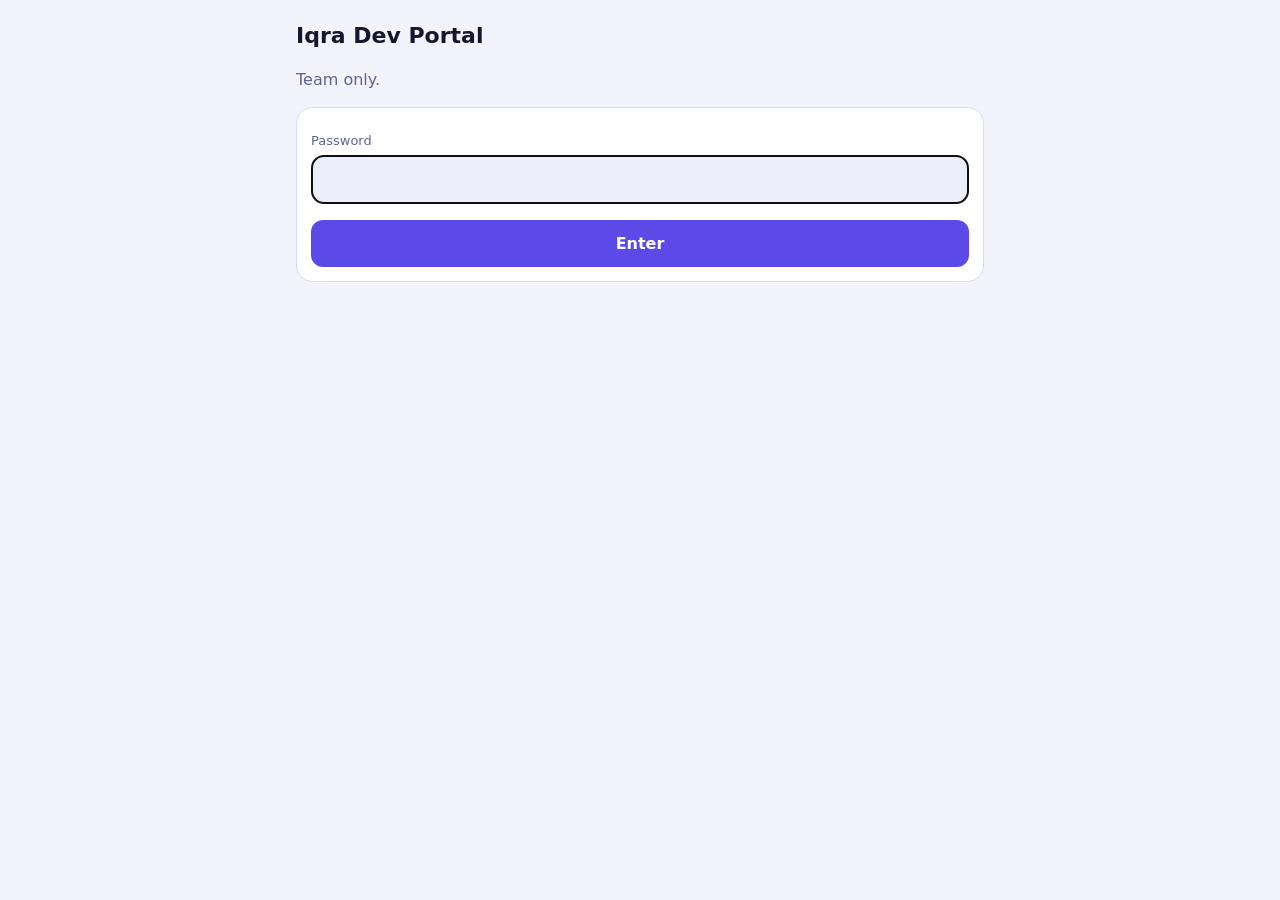
<file: devportal/index.html>
<!doctype html>
<html lang="en-US"><head><meta charset="utf-8"><meta name="viewport" content="width=device-width,initial-scale=1,viewport-fit=cover">
<meta name="robots" content="noindex,nofollow"><meta name="color-scheme" content="dark light"><title>Iqra Dev Portal</title>
<style>
:root{--bg:#0d1020;--card:#161a30;--card2:#1e2340;--ink:#eef0ff;--mute:#9aa1c8;--line:#2a3057;--ac:#8b7cff;--good:#4cd6a0;--bad:#ff6f8e;--warn:#ffc15a}
@media (prefers-color-scheme:light){:root{--bg:#f3f4fb;--card:#fff;--card2:#eceefb;--ink:#14172e;--mute:#5d6490;--line:#d9dcef;--ac:#5b49e8;--good:#0a9a68;--bad:#d6325a;--warn:#b87400}}
*{box-sizing:border-box;-webkit-tap-highlight-color:transparent}html{-webkit-text-size-adjust:100%}
body{margin:0;background:var(--bg);color:var(--ink);font:16px/1.45 system-ui,-apple-system,"Segoe UI",Roboto,sans-serif;padding:env(safe-area-inset-top) 0 calc(env(safe-area-inset-bottom) + 76px)}
main{padding:14px 16px;max-width:720px;margin:0 auto}h1{font-size:22px;margin:6px 0 2px}h2{font-size:17px;margin:0 0 10px}h3{margin:0 0 6px;font-size:15px}small,.m{color:var(--mute)}
.card{background:var(--card);border:1px solid var(--line);border-radius:16px;padding:14px;margin:0 0 12px}
input,textarea,select,button{font:inherit;color:inherit}input,textarea,select{width:100%;padding:12px;border-radius:12px;border:1px solid var(--line);background:var(--card2);font-size:16px}textarea{min-height:96px;resize:vertical}
label{display:block;font-size:13px;color:var(--mute);margin:10px 0 4px}
button{border:0;border-radius:12px;padding:12px 16px;background:var(--card2);font-weight:600;min-height:44px;cursor:pointer}button.p{background:var(--ac);color:#fff}button.d{background:color-mix(in srgb,var(--bad) 22%,var(--card2));color:var(--bad)}button.s{min-height:38px;padding:8px 12px;font-size:14px}button:disabled{opacity:.5}
.row{display:flex;gap:8px;align-items:center}.row>*{flex:1}.row>.n{flex:none}.wrap{flex-wrap:wrap}.g{display:grid;gap:10px}.g2{display:grid;grid-template-columns:1fr 1fr;gap:10px}
.kpi b{display:block;font-size:26px}.kpi small{font-size:12px}
.tabs{position:fixed;left:0;right:0;bottom:0;display:grid;grid-template-columns:repeat(5,1fr);background:var(--card);border-top:1px solid var(--line);padding-bottom:env(safe-area-inset-bottom);z-index:5}
.tabs button{background:none;border-radius:0;color:var(--mute);font-size:12px;padding:10px 2px}.tabs button.on{color:var(--ac)}
.pill{display:inline-block;padding:2px 9px;border-radius:99px;font-size:12px;background:var(--card2);color:var(--mute)}.pill.bad{background:color-mix(in srgb,var(--bad) 20%,transparent);color:var(--bad)}.pill.good{background:color-mix(in srgb,var(--good) 20%,transparent);color:var(--good)}.pill.warn{background:color-mix(in srgb,var(--warn) 22%,transparent);color:var(--warn)}
.item{padding:12px 0;border-top:1px solid var(--line)}.item:first-child{border:0}.bars{display:flex;align-items:flex-end;gap:6px;height:90px;margin-top:8px}.bars div{flex:1;background:var(--ac);border-radius:6px 6px 0 0;min-height:2px;position:relative}.bars span{position:absolute;top:-16px;left:0;right:0;text-align:center;font-size:10px;color:var(--mute)}
.sw{display:flex;align-items:center;justify-content:space-between;gap:10px;padding:10px 0;border-top:1px solid var(--line)}.sw input{width:auto;transform:scale(1.4)}
.toast{position:fixed;left:16px;right:16px;bottom:calc(env(safe-area-inset-bottom) + 84px);background:var(--ink);color:var(--bg);padding:12px 14px;border-radius:12px;text-align:center;z-index:9;font-weight:600}
.hide{display:none}pre{white-space:pre-wrap;word-break:break-all;background:var(--card2);padding:10px;border-radius:10px;margin:6px 0}
</style></head><body><main id="app"></main><div id="tabs" class="tabs hide"></div><div id="toast" class="toast hide"></div>
<script>
const $ = s => document.querySelector(s), esc = s => String(s ?? '').replace(/[&<>"']/g, c => ({ '&': '&amp;', '<': '&lt;', '>': '&gt;', '"': '&quot;', "'": '&#39;' }[c]));
let tok = ''; try { tok = sessionStorage.getItem('dp') || ''; } catch { /* private mode */ }
let tab = 'home', acc = { rows: [], next: null, q: '' };
const toast = m => { const t = $('#toast'); t.textContent = m; t.classList.remove('hide'); clearTimeout(toast.t); toast.t = setTimeout(() => t.classList.add('hide'), 2600); };
async function api(path, body) {
  const r = await fetch('/api/admin/' + path, { method: body ? 'POST' : 'GET', headers: { 'Content-Type': 'application/json', ...(tok ? { Authorization: 'Bearer ' + tok } : {}) }, body: body ? JSON.stringify(body) : undefined });
  const j = await r.json().catch(() => ({})); if (r.status === 401 && tok) { tok = ''; try { sessionStorage.removeItem('dp'); } catch { /* ignore */ } show(); } if (!r.ok) throw new Error(j.error || 'Request failed'); return j;
}
const ago = t => { if (!t) return 'never'; const d = (Date.now() - t) / 864e5; return d < 1 ? 'today' : d < 2 ? 'yesterday' : Math.floor(d) + ' days ago'; };
function login(msg = '') {
  $('#tabs').classList.add('hide');
  $('#app').innerHTML = `<h1>Iqra Dev Portal</h1><p class="m">Team only.</p><div class="card"><label>Password</label><input id="pw" type="password" autocomplete="current-password" autofocus><p class="m" id="lerr" style="color:var(--bad)">${esc(msg)}</p><button class="p" id="go" style="width:100%">Enter</button></div>`;
  const go = async () => { try { const j = await api('login', { password: $('#pw').value }); tok = j.token; try { sessionStorage.setItem('dp', tok); } catch { /* ignore */ } show(); } catch (e) { $('#lerr').textContent = e.message; } };
  $('#go').onclick = go; $('#pw').addEventListener('keydown', e => { if (e.key === 'Enter') go(); });
}
function show() {
  if (!tok) return login();
  const T = [['home', 'Overview'], ['acc', 'Accounts'], ['posts', 'Community'], ['cfg', 'Settings'], ['log', 'Log']];
  const tb = $('#tabs'); tb.classList.remove('hide'); tb.innerHTML = T.map(t => `<button data-t="${t[0]}" class="${tab === t[0] ? 'on' : ''}">${t[1]}</button>`).join('');
  tb.onclick = e => { const b = e.target.closest('[data-t]'); if (b) { tab = b.dataset.t; show(); window.scrollTo(0, 0); } };
  ({ home: vHome, acc: vAcc, posts: vPosts, cfg: vCfg, log: vLog })[tab]();
}
async function vHome() {
  $('#app').innerHTML = '<h1>Overview</h1><p class="m">Loading…</p>';
  try {
    const o = await api('overview'), mx = Math.max(1, ...o.stats.map(s => s.rec || 0));
    $('#app').innerHTML = `<h1>Overview</h1>
    <div class="g2"><div class="card kpi"><b>${o.total}</b><small>Accounts</small></div><div class="card kpi"><b>${o.stats[6].reg || 0}</b><small>Sign-ups today</small></div>
    <div class="card kpi"><b>${o.stats[6].rec || 0}</b><small>Recitations today</small></div><div class="card kpi"><b>${o.stats[6].nur || 0}</b><small>Nur messages today</small></div>
    <div class="card kpi"><b>${o.stats[6].login || 0}</b><small>Sign-ins today</small></div><div class="card kpi"><b>${o.posts}</b><small>Community posts</small></div></div>
    <div class="card"><h3>Recitations, last 7 days</h3><div class="bars">${o.stats.map(s => `<div style="height:${Math.max(3, (s.rec || 0) / mx * 100)}%"><span>${s.rec || 0}</span></div>`).join('')}</div><div class="row m" style="font-size:11px;margin-top:4px">${o.stats.map(s => `<span style="text-align:center">${s.day.slice(8)}</span>`).join('')}</div></div>
    <div class="card"><h3>Status</h3><p><span class="pill ${o.groq ? 'good' : 'bad'}">AI key ${o.groq ? 'set' : 'missing'}</span> <span class="pill ${o.pepper ? 'good' : 'warn'}">Password pepper ${o.pepper ? 'on' : 'off'}</span> <span class="pill ${o.cfg.maintenance.on ? 'bad' : 'good'}">${o.cfg.maintenance.on ? 'Maintenance ON' : 'Live'}</span> <span class="pill ${o.cfg.registrations ? 'good' : 'warn'}">Sign-ups ${o.cfg.registrations ? 'open' : 'paused'}</span></p></div>
    <button id="out" class="d" style="width:100%">Sign out</button>`;
    $('#out').onclick = async () => { await api('logout', {}).catch(() => {}); tok = ''; try { sessionStorage.removeItem('dp'); } catch { /* ignore */ } login(); };
  } catch (e) { $('#app').innerHTML = `<h1>Overview</h1><p class="m">${esc(e.message)}</p>`; }
}
async function loadAcc(more) {
  try { const j = await api('accounts?q=' + encodeURIComponent(acc.q) + (more && acc.next ? '&cursor=' + encodeURIComponent(acc.next) : '')); acc.rows = more ? acc.rows.concat(j.rows) : j.rows; acc.next = j.next; } catch (e) { toast(e.message); }
  drawAcc();
}
function drawAcc() {
  $('#list').innerHTML = acc.rows.length ? acc.rows.map(r => `<div class="item"><div class="row"><div><b>${esc(r.username)}</b> ${r.suspended ? '<span class="pill bad">suspended' + (r.until ? ' until ' + new Date(r.until).toLocaleDateString() : '') + '</span>' : ''}<br><small>${esc(r.email)}</small></div></div>
    <small>${esc(r.name || '')}${r.name ? ' · ' : ''}Level ${esc(r.level || '?')} · ${r.xp} XP · ${r.streak} day streak · ${r.lessons} lessons · ${r.recites} recitations<br>Joined ${ago(r.created)} · last active ${esc(r.lastActive || 'unknown')}${r.reason ? '<br>Reason: ' + esc(r.reason) : ''}</small>
    <div class="row wrap" style="margin-top:8px">${r.suspended ? `<button class="s" data-a="unsuspend" data-u="${esc(r.username)}">Unsuspend</button>` : `<button class="s" data-a="suspend" data-u="${esc(r.username)}">Suspend</button>`}<button class="s" data-a="resetpw" data-u="${esc(r.username)}">Reset password</button><button class="s d" data-a="delete" data-u="${esc(r.username)}">Remove</button></div></div>`).join('') : '<p class="m">No accounts found.</p>';
  $('#more').classList.toggle('hide', !acc.next);
}
function vAcc() {
  $('#app').innerHTML = `<h1>Accounts</h1><div class="row"><input id="q" placeholder="Username starts with, or exact email" value="${esc(acc.q)}" autocapitalize="off"><button class="n p" id="sq">Search</button></div><div class="card" style="margin-top:12px"><div id="list"></div><button id="more" class="hide" style="width:100%;margin-top:8px">Load more</button></div>`;
  $('#sq').onclick = () => { acc.q = $('#q').value.trim(); loadAcc(); }; $('#q').addEventListener('keydown', e => { if (e.key === 'Enter') $('#sq').click(); }); $('#more').onclick = () => loadAcc(true);
  $('#list').onclick = async e => {
    const b = e.target.closest('[data-a]'); if (!b) return; const u = b.dataset.u, a = b.dataset.a; let reason = '';
    if (a === 'delete' && !confirm(`Permanently remove ${u}? This cannot be undone.`)) return;
    let days = 0; if (a === 'suspend') { reason = prompt(`Reason for suspending ${u} (optional)`); if (reason === null) return; const d = prompt('How many days? Leave empty for until you unsuspend.', ''); if (d === null) return; days = Math.max(0, Math.round(+d) || 0); }
    if (a === 'resetpw' && !confirm(`Reset the password for ${u}? Their current password stops working.`)) return;
    try { const j = await api('account', { username: u, action: a, reason, days }); if (j.temp) prompt('Temporary password (shown once). Give it to the user:', j.temp); toast('Done'); loadAcc(); } catch (er) { toast(er.message); }
  };
  loadAcc();
}
let editing = null, imgs = [];
const small = f => new Promise((ok, no) => { const u = URL.createObjectURL(f), im = new Image(); im.onload = () => { const k = Math.min(1, 1400 / Math.max(im.width, im.height)), c = document.createElement('canvas'); c.width = Math.round(im.width * k); c.height = Math.round(im.height * k); c.getContext('2d').drawImage(im, 0, 0, c.width, c.height); URL.revokeObjectURL(u); c.toBlob(b => b ? ok(b) : no(new Error('Could not read that photo')), 'image/jpeg', .82); }; im.onerror = () => no(new Error('Could not read that photo')); im.src = u; });
async function up(f) { const b = await small(f), r = await fetch('/api/admin/upload', { method: 'POST', headers: { Authorization: 'Bearer ' + tok, 'Content-Type': 'image/jpeg' }, body: b }), j = await r.json().catch(() => ({})); if (!r.ok) throw new Error(j.error || 'Upload failed'); return j.id; }
async function vPosts() {
  $('#app').innerHTML = '<h1>Community</h1><p class="m">Posts appear in the app under More → Community. People can like and comment. Add up to 4 photos.</p><div class="card" id="form"></div><div class="card" id="plist"><p class="m">Loading…</p></div>';
  const keep = () => { const t = { title: $('#pt'), body: $('#pb'), kind: $('#pk'), link: $('#pl'), pinned: $('#pp'), nocomments: $('#pn') }; if (t.title) editing = { ...(editing || {}), title: t.title.value, body: t.body.value, kind: t.kind.value, link: t.link.value, pinned: t.pinned.checked, nocomments: !t.nocomments.checked }; };
  const form = () => { const p = editing || {}; if (!form.k || form.k !== (p.id || 'new')) { imgs = [...(p.imgs || [])]; form.k = p.id || 'new'; } $('#form').innerHTML = `<h2>${p.id ? 'Edit post' : 'New post'}</h2><label>Title</label><input id="pt" maxlength="80" value="${esc(p.title || '')}"><label>Message</label><textarea id="pb" maxlength="2000">${esc(p.body || '')}</textarea><div class="g2"><div><label>Type</label><select id="pk">${['news', 'update', 'reminder', 'dua', 'event'].map(k => `<option ${p.kind === k ? 'selected' : ''}>${k}</option>`).join('')}</select></div><div><label>Link (optional, https)</label><input id="pl" value="${esc(p.link || '')}" placeholder="https://"></div></div><label>Photos</label><div class="row wrap" id="ims">${imgs.map((id, i) => `<span style="position:relative"><img src="/api/img/${id}" style="width:72px;height:72px;object-fit:cover;border-radius:10px"><button class="s d" data-r="${i}" style="position:absolute;top:-6px;right:-6px;padding:2px 8px">×</button></span>`).join('')}${imgs.length < 4 ? '<button class="s" id="addimg">+ Add photo</button>' : ''}</div><input type="file" id="fi" accept="image/*" class="hide"><div class="sw"><span>Allow comments</span><input type="checkbox" id="pn" ${p.nocomments ? '' : 'checked'}></div><div class="sw"><span>Pin to the top</span><input type="checkbox" id="pp" ${p.pinned ? 'checked' : ''}></div><div class="row"><button class="p" id="ps">${p.id ? 'Save changes' : 'Publish'}</button>${p.id ? '<button id="pc">Cancel</button>' : ''}</div>`;
    const ai = $('#addimg'); if (ai) ai.onclick = () => $('#fi').click();
    $('#fi').onchange = async e => { const f = e.target.files[0]; if (!f) return; ai.disabled = true; ai.textContent = 'Uploading…'; try { imgs.push(await up(f)); } catch (er) { toast(er.message); } keep(); form(); };
    $('#ims').onclick = e => { const r = e.target.closest('[data-r]'); if (r) { imgs.splice(+r.dataset.r, 1); keep(); form(); } };
    $('#ps').onclick = async () => { $('#ps').disabled = true; try { await api('post', { id: p.id, imgs, nocomments: !$('#pn').checked, title: $('#pt').value, body: $('#pb').value, kind: $('#pk').value, link: $('#pl').value, pinned: $('#pp').checked }); editing = null; form.k = null; toast(p.id ? 'Saved' : 'Published'); vPosts(); } catch (e) { toast(e.message); $('#ps').disabled = false; } };
    if (p.id) $('#pc').onclick = () => { editing = null; form(); };
  }; form();
  try {
    const j = await api('posts'), L = $('#plist'); L.innerHTML = j.posts.length ? j.posts.map(p => `<div class="item"><b>${esc(p.title)}</b> <span class="pill">${esc(p.kind)}</span> ${p.pinned ? '<span class="pill warn">pinned</span>' : ''}<br><small>${new Date(p.at).toLocaleDateString()} · ${p.likes || 0} likes${p.imgs && p.imgs.length ? ' · ' + p.imgs.length + ' photo(s)' : ''}</small><div id="c-${p.id}"></div><p style="margin:6px 0">${esc(p.body)}</p><div class="row wrap"><button class="s" data-c="${p.id}">Comments (${p.cc || 0})</button><button class="s" data-e="${p.id}">Edit</button><button class="s d" data-x="${p.id}">Delete</button></div></div>`).join('') : '<p class="m">No posts yet.</p>';
    L.onclick = async e => { const cm = e.target.closest('[data-c]'), cx = e.target.closest('[data-cx]'); const box = id => $('#c-' + id);
      const load = async id => { const r = await api('comments?id=' + id); box(id).innerHTML = r.comments.length ? r.comments.map(c => `<div class="item"><b>${esc(c.user)}</b> <small>${ago(c.at)}</small><br>${esc(c.text)}<br><button class="s d" data-cx="${c.id}" data-p="${id}">Delete</button></div>`).join('') : '<small>No comments.</small>'; };
      if (cm) { try { await load(cm.dataset.c); } catch (er) { toast(er.message); } return; } if (cx && confirm('Delete this comment?')) { try { await api('comment-delete', { id: cx.dataset.p, cid: cx.dataset.cx }); toast('Deleted'); await load(cx.dataset.p); } catch (er) { toast(er.message); } return; }
      const x = e.target.closest('[data-x]'), ed = e.target.closest('[data-e]'); if (x && confirm('Delete this post?')) { await api('post-delete', { id: x.dataset.x }); toast('Deleted'); vPosts(); } if (ed) { editing = j.posts.find(p => p.id === ed.dataset.e); form(); window.scrollTo(0, 0); } };
  } catch (e) { $('#plist').innerHTML = `<p class="m">${esc(e.message)}</p>`; }
}
async function vCfg() {
  $('#app').innerHTML = '<h1>Settings</h1><p class="m">Loading…</p>';
  try {
    const { cfg: c } = await api('overview');
    $('#app').innerHTML = `<h1>Settings</h1>
    <div class="card"><h2>Banner</h2><p class="m">A message shown at the top of the app.</p><div class="sw"><span>Show banner</span><input type="checkbox" id="bo" ${c.banner.on ? 'checked' : ''}></div><label>Text</label><input id="bt" maxlength="200" value="${esc(c.banner.text)}"><label>Style</label><select id="bs">${['info', 'good', 'warn'].map(t => `<option ${c.banner.tone === t ? 'selected' : ''}>${t}</option>`).join('')}</select></div>
    <div class="card"><h2>Maintenance mode</h2><p class="m">Pauses the AI features and shows your message.</p><div class="sw"><span>Maintenance on</span><input type="checkbox" id="mo" ${c.maintenance.on ? 'checked' : ''}></div><label>Message</label><input id="mt" maxlength="200" value="${esc(c.maintenance.text)}"></div>
    <div class="card"><h2>Features</h2><div class="sw"><span>New sign-ups open</span><input type="checkbox" id="rg" ${c.registrations ? 'checked' : ''}></div><div class="sw"><span>Recitation coach on</span><input type="checkbox" id="co" ${c.coach ? 'checked' : ''}></div><div class="sw"><span>Nur chat on</span><input type="checkbox" id="nu" ${c.nur ? 'checked' : ''}></div></div>
    <div class="card"><h2>Daily limits per user</h2><div class="g2"><div><label>Coach recordings</label><input id="lc" type="number" inputmode="numeric" min="1" max="1000" value="${c.limits.coach}"></div><div><label>Nur messages</label><input id="ln" type="number" inputmode="numeric" min="1" max="1000" value="${c.limits.nur}"></div></div></div>
    <button class="p" id="sv" style="width:100%">Save settings</button>`;
    $('#sv').onclick = async () => { try { await api('config', { banner: { on: $('#bo').checked, text: $('#bt').value, tone: $('#bs').value }, maintenance: { on: $('#mo').checked, text: $('#mt').value }, registrations: $('#rg').checked, coach: $('#co').checked, nur: $('#nu').checked, limits: { coach: $('#lc').value, nur: $('#ln').value } }); toast('Saved'); } catch (e) { toast(e.message); } };
  } catch (e) { $('#app').innerHTML = `<h1>Settings</h1><p class="m">${esc(e.message)}</p>`; }
}
async function vLog() {
  $('#app').innerHTML = '<h1>Activity</h1><div class="card" id="lg"><p class="m">Loading…</p></div>';
  try { const j = await api('log'); $('#lg').innerHTML = j.log.length ? j.log.map(l => `<div class="item"><b>${esc(l.action)}</b> ${esc(l.detail)}<br><small>${new Date(l.at).toLocaleString()}</small></div>`).join('') : '<p class="m">Nothing yet.</p>'; } catch (e) { $('#lg').innerHTML = `<p class="m">${esc(e.message)}</p>`; }
}
show();
</script></body></html>
</file>
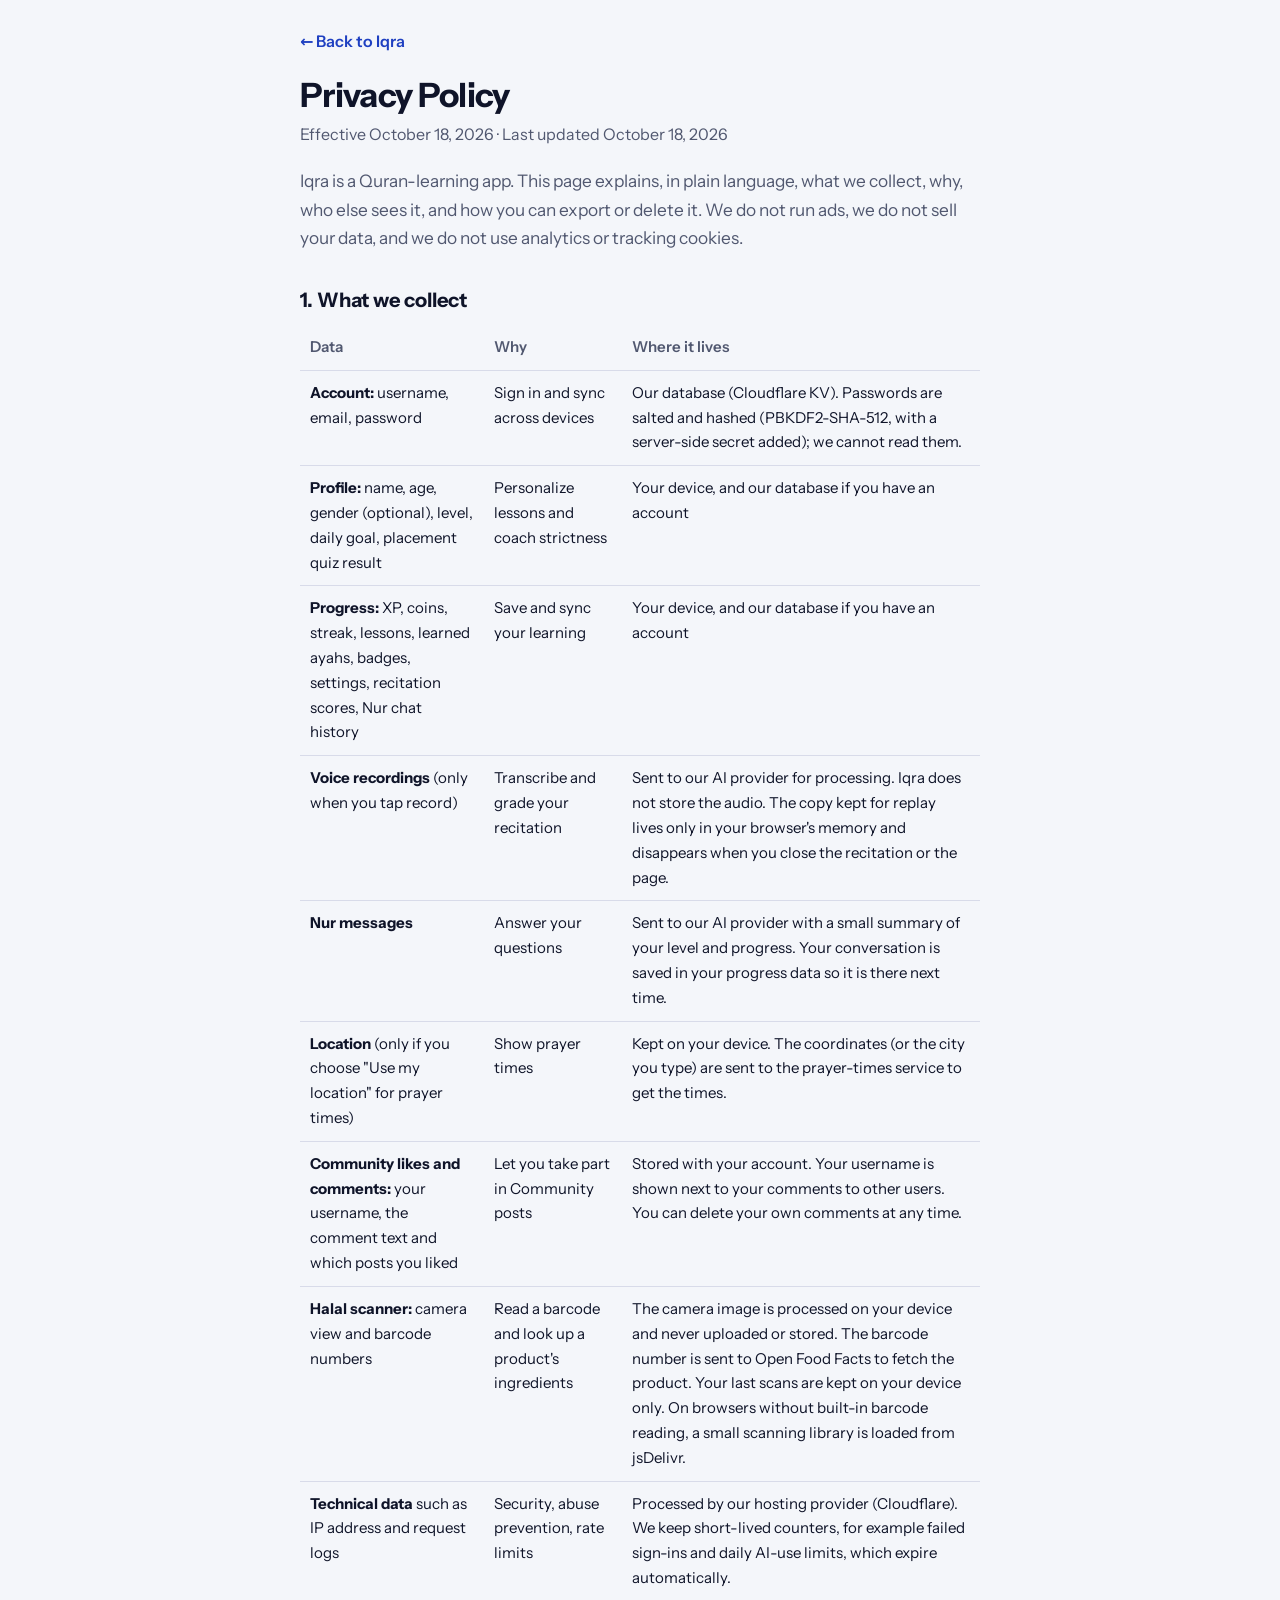
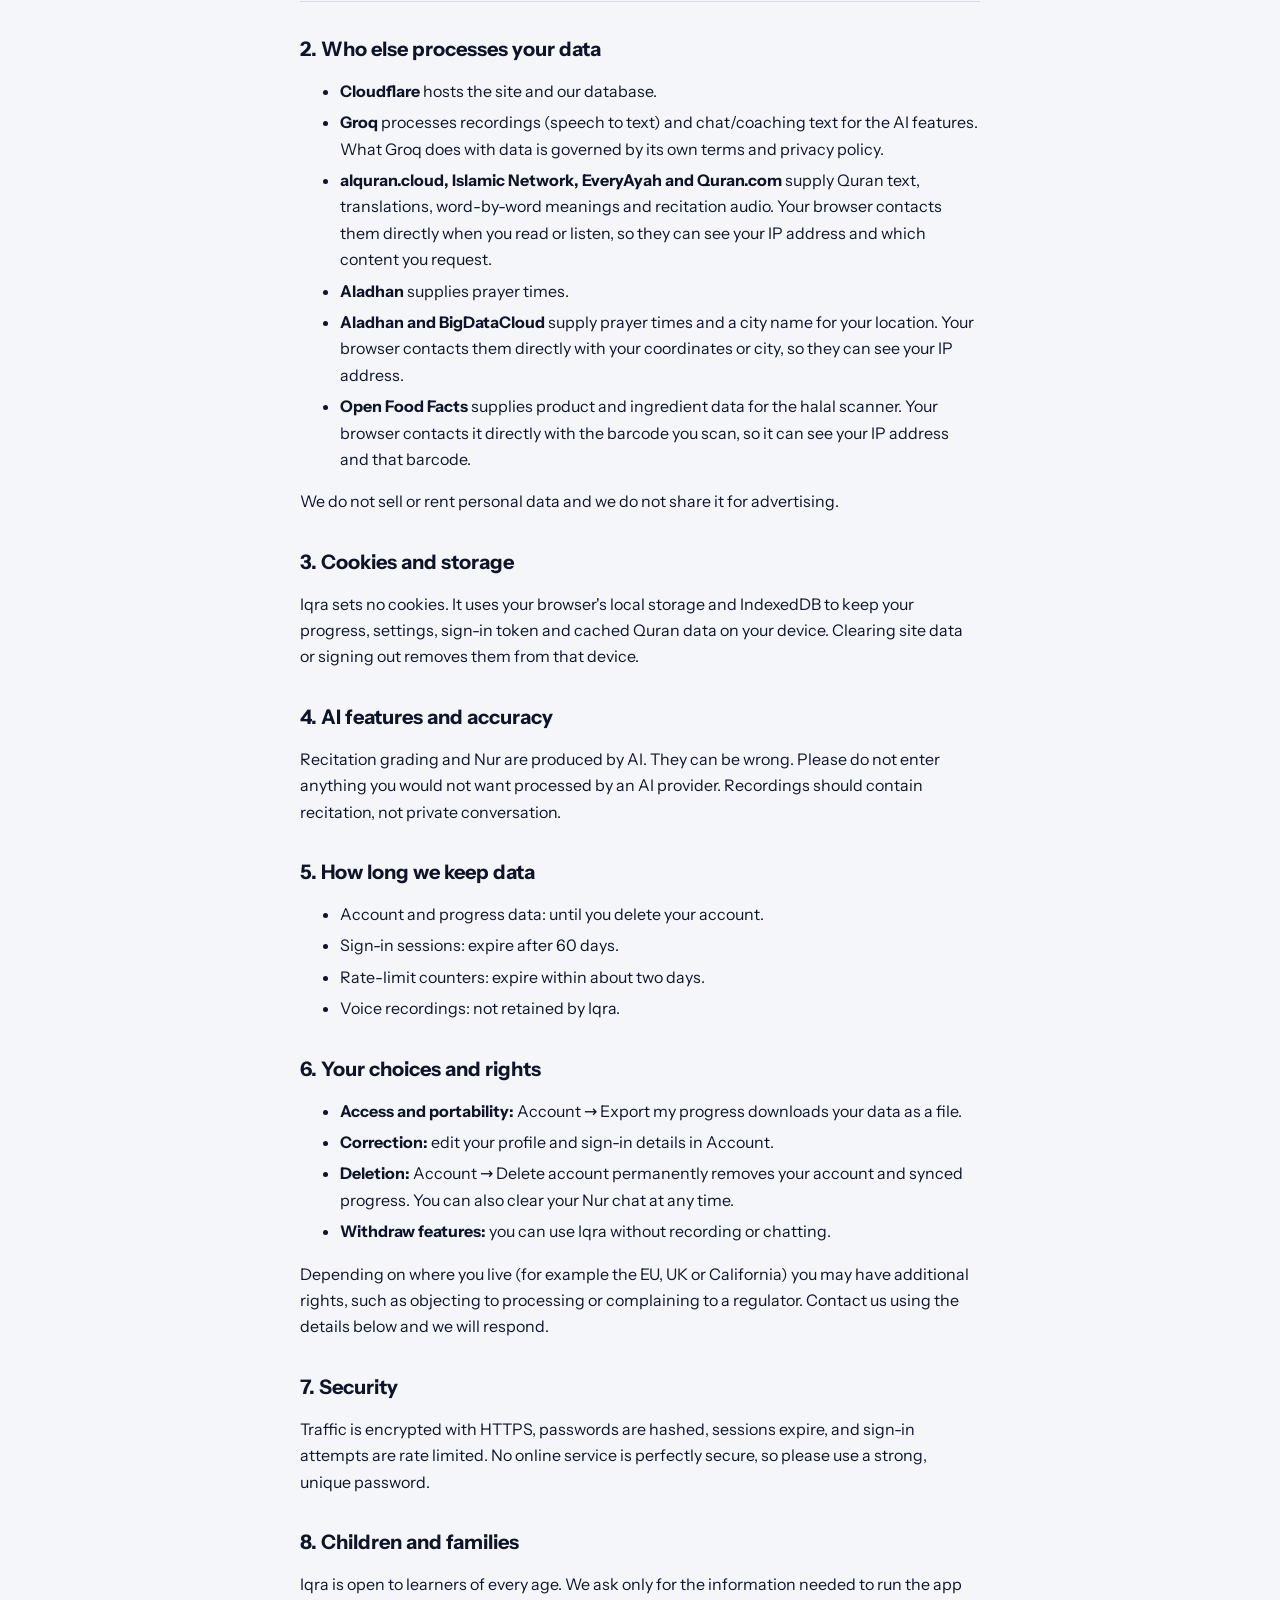
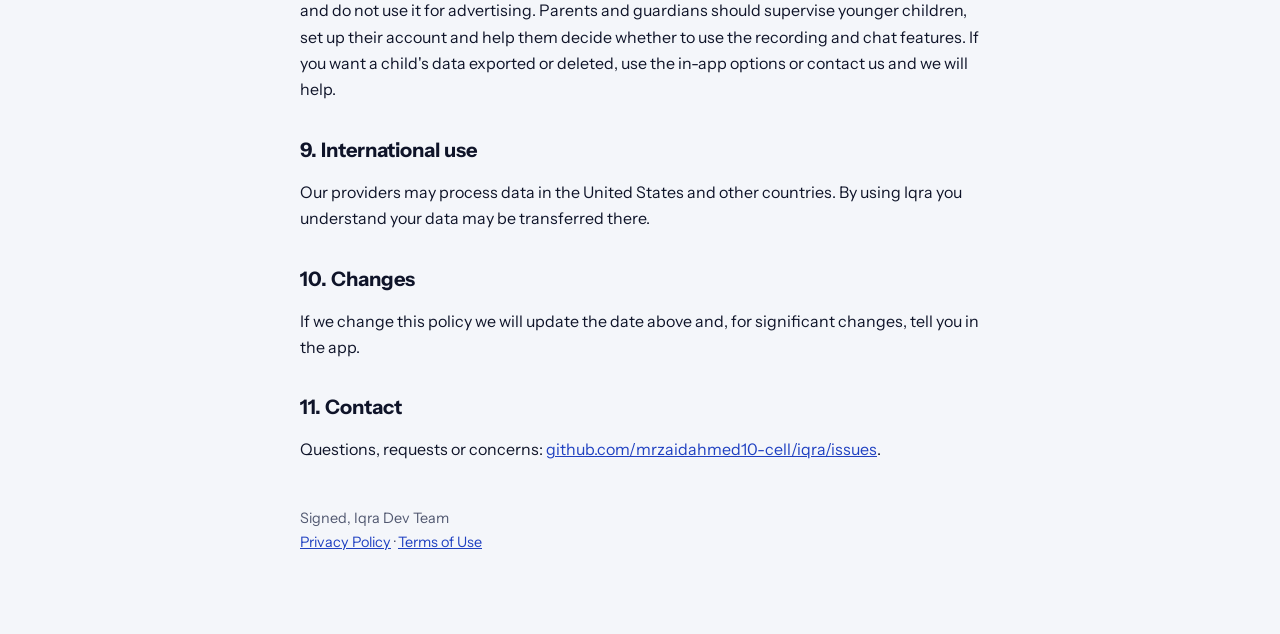
<file: privacy.html>
<!doctype html>
<html lang="en">
<head>
<meta charset="utf-8">
<meta name="viewport" content="width=device-width,initial-scale=1">
<meta name="color-scheme" content="dark light">
<title>Privacy Policy | Iqra</title>
<meta name="description" content="How Iqra collects, uses and protects your data.">
<link rel="icon" href="icon.svg" type="image/svg+xml">
<link rel="stylesheet" href="css/legal.css">
</head>
<body><main>
<a class="back" href="./">&larr; Back to Iqra</a>
<h1>Privacy Policy</h1>
<p class="meta">Effective October 18, 2026 &middot; Last updated October 18, 2026</p>

<p class="lead">Iqra is a Quran-learning app. This page explains, in plain language, what we collect, why, who else sees it, and how you can export or delete it. We do not run ads, we do not sell your data, and we do not use analytics or tracking cookies.</p>

<h2>1. What we collect</h2>
<table>
<tr><th>Data</th><th>Why</th><th>Where it lives</th></tr>
<tr><td><b>Account:</b> username, email, password</td><td>Sign in and sync across devices</td><td>Our database (Cloudflare KV). Passwords are salted and hashed (PBKDF2-SHA-512, with a server-side secret added); we cannot read them.</td></tr>
<tr><td><b>Profile:</b> name, age, gender (optional), level, daily goal, placement quiz result</td><td>Personalize lessons and coach strictness</td><td>Your device, and our database if you have an account</td></tr>
<tr><td><b>Progress:</b> XP, coins, streak, lessons, learned ayahs, badges, settings, recitation scores, Nur chat history</td><td>Save and sync your learning</td><td>Your device, and our database if you have an account</td></tr>
<tr><td><b>Voice recordings</b> (only when you tap record)</td><td>Transcribe and grade your recitation</td><td>Sent to our AI provider for processing. Iqra does not store the audio. The copy kept for replay lives only in your browser's memory and disappears when you close the recitation or the page.</td></tr>
<tr><td><b>Nur messages</b></td><td>Answer your questions</td><td>Sent to our AI provider with a small summary of your level and progress. Your conversation is saved in your progress data so it is there next time.</td></tr>
<tr><td><b>Location</b> (only if you choose "Use my location" for prayer times)</td><td>Show prayer times</td><td>Kept on your device. The coordinates (or the city you type) are sent to the prayer-times service to get the times.</td></tr>
<tr><td><b>Community likes and comments:</b> your username, the comment text and which posts you liked</td><td>Let you take part in Community posts</td><td>Stored with your account. Your username is shown next to your comments to other users. You can delete your own comments at any time.</td></tr>
<tr><td><b>Halal scanner:</b> camera view and barcode numbers</td><td>Read a barcode and look up a product's ingredients</td><td>The camera image is processed on your device and never uploaded or stored. The barcode number is sent to Open Food Facts to fetch the product. Your last scans are kept on your device only. On browsers without built-in barcode reading, a small scanning library is loaded from jsDelivr.</td></tr>
<tr><td><b>Technical data</b> such as IP address and request logs</td><td>Security, abuse prevention, rate limits</td><td>Processed by our hosting provider (Cloudflare). We keep short-lived counters, for example failed sign-ins and daily AI-use limits, which expire automatically.</td></tr>
</table>

<h2>2. Who else processes your data</h2>
<ul>
<li><b>Cloudflare</b> hosts the site and our database.</li>
<li><b>Groq</b> processes recordings (speech to text) and chat/coaching text for the AI features. What Groq does with data is governed by its own terms and privacy policy.</li>
<li><b>alquran.cloud, Islamic Network, EveryAyah and Quran.com</b> supply Quran text, translations, word-by-word meanings and recitation audio. Your browser contacts them directly when you read or listen, so they can see your IP address and which content you request.</li>
<li><b>Aladhan</b> supplies prayer times.</li>
<li><b>Aladhan and BigDataCloud</b> supply prayer times and a city name for your location. Your browser contacts them directly with your coordinates or city, so they can see your IP address.</li>
<li><b>Open Food Facts</b> supplies product and ingredient data for the halal scanner. Your browser contacts it directly with the barcode you scan, so it can see your IP address and that barcode.</li>
</ul>
<p>We do not sell or rent personal data and we do not share it for advertising.</p>

<h2>3. Cookies and storage</h2>
<p>Iqra sets no cookies. It uses your browser's local storage and IndexedDB to keep your progress, settings, sign-in token and cached Quran data on your device. Clearing site data or signing out removes them from that device.</p>

<h2>4. AI features and accuracy</h2>
<p>Recitation grading and Nur are produced by AI. They can be wrong. Please do not enter anything you would not want processed by an AI provider. Recordings should contain recitation, not private conversation.</p>

<h2>5. How long we keep data</h2>
<ul>
<li>Account and progress data: until you delete your account.</li>
<li>Sign-in sessions: expire after 60 days.</li>
<li>Rate-limit counters: expire within about two days.</li>
<li>Voice recordings: not retained by Iqra.</li>
</ul>

<h2>6. Your choices and rights</h2>
<ul>
<li><b>Access and portability:</b> Account &rarr; Export my progress downloads your data as a file.</li>
<li><b>Correction:</b> edit your profile and sign-in details in Account.</li>
<li><b>Deletion:</b> Account &rarr; Delete account permanently removes your account and synced progress. You can also clear your Nur chat at any time.</li>
<li><b>Withdraw features:</b> you can use Iqra without recording or chatting.</li>
</ul>
<p>Depending on where you live (for example the EU, UK or California) you may have additional rights, such as objecting to processing or complaining to a regulator. Contact us using the details below and we will respond.</p>

<h2>7. Security</h2>
<p>Traffic is encrypted with HTTPS, passwords are hashed, sessions expire, and sign-in attempts are rate limited. No online service is perfectly secure, so please use a strong, unique password.</p>

<h2>8. Children and families</h2>
<p>Iqra is open to learners of every age. We ask only for the information needed to run the app and do not use it for advertising. Parents and guardians should supervise younger children, set up their account and help them decide whether to use the recording and chat features. If you want a child's data exported or deleted, use the in-app options or contact us and we will help.</p>

<h2>9. International use</h2>
<p>Our providers may process data in the United States and other countries. By using Iqra you understand your data may be transferred there.</p>

<h2>10. Changes</h2>
<p>If we change this policy we will update the date above and, for significant changes, tell you in the app.</p>

<h2>11. Contact</h2>
<p>Questions, requests or concerns: <a href="https://github.com/mrzaidahmed10-cell/iqra/issues">github.com/mrzaidahmed10-cell/iqra/issues</a>.</p>
<footer>Signed, Iqra Dev Team<br><a href="privacy.html">Privacy Policy</a> &middot; <a href="terms.html">Terms of Use</a></footer>
</main></body></html>
</file>
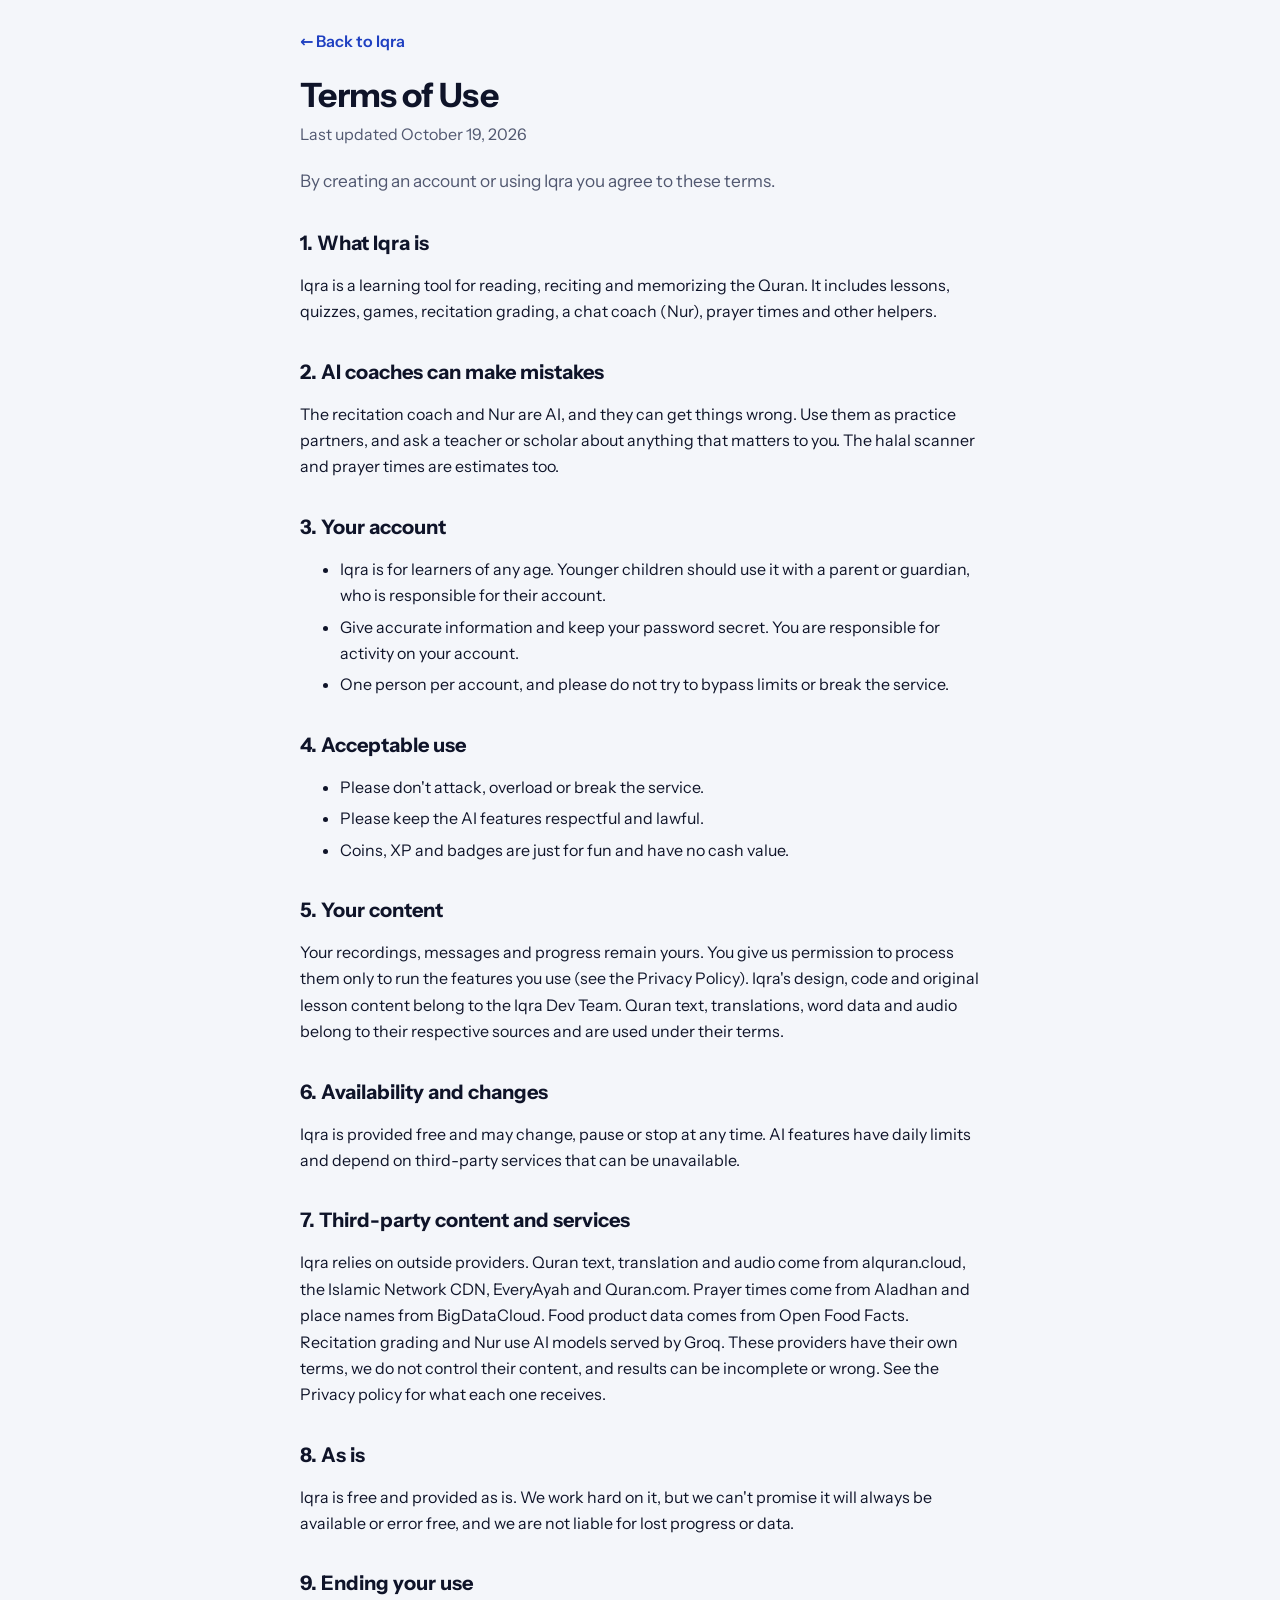
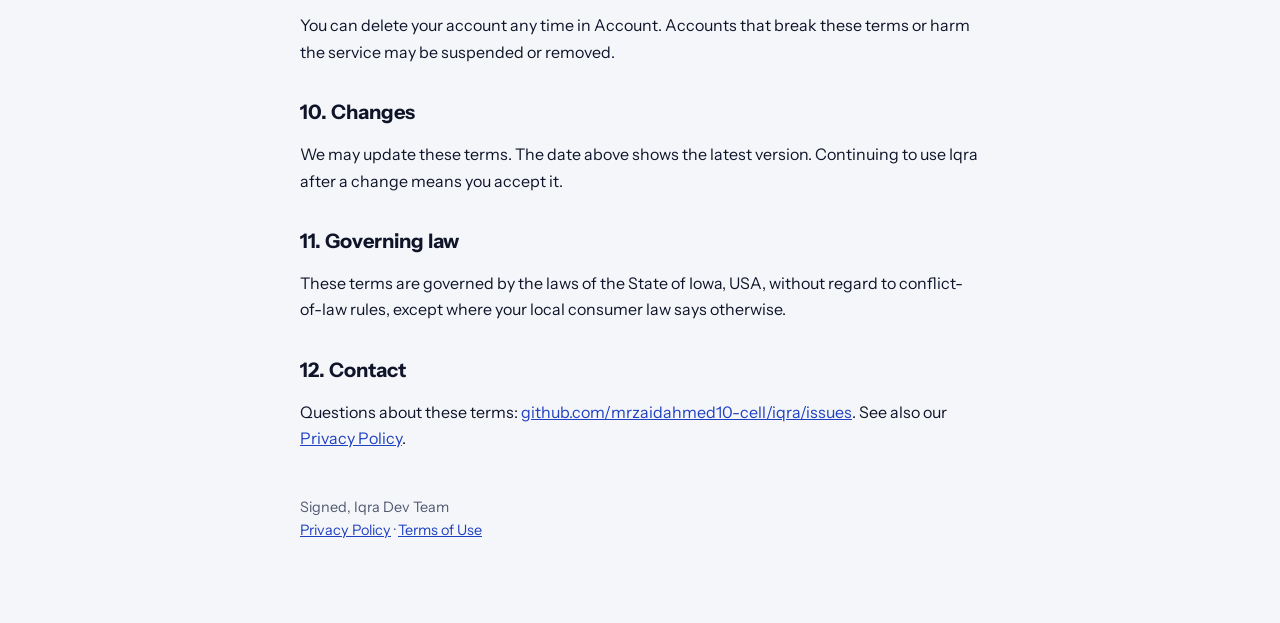
<file: terms.html>
<!doctype html>
<html lang="en">
<head>
<meta charset="utf-8">
<meta name="viewport" content="width=device-width,initial-scale=1">
<meta name="color-scheme" content="dark light">
<title>Terms of Use | Iqra</title>
<meta name="description" content="The rules for using Iqra.">
<link rel="icon" href="icon.svg" type="image/svg+xml">
<link rel="stylesheet" href="css/legal.css">
</head>
<body><main>
<a class="back" href="./">&larr; Back to Iqra</a>
<h1>Terms of Use</h1>
<p class="meta">Last updated October 19, 2026</p>

<p class="lead">By creating an account or using Iqra you agree to these terms.</p>

<h2>1. What Iqra is</h2>
<p>Iqra is a learning tool for reading, reciting and memorizing the Quran. It includes lessons, quizzes, games, recitation grading, a chat coach (Nur), prayer times and other helpers.</p>

<h2>2. AI coaches can make mistakes</h2>
<p>The recitation coach and Nur are AI, and they can get things wrong. Use them as practice partners, and ask a teacher or scholar about anything that matters to you. The halal scanner and prayer times are estimates too.</p>

<h2>3. Your account</h2>
<ul>
<li>Iqra is for learners of any age. Younger children should use it with a parent or guardian, who is responsible for their account.</li>
<li>Give accurate information and keep your password secret. You are responsible for activity on your account.</li>
<li>One person per account, and please do not try to bypass limits or break the service.</li>
</ul>

<h2>4. Acceptable use</h2>
<ul>
<li>Please don't attack, overload or break the service.</li>
<li>Please keep the AI features respectful and lawful.</li>
<li>Coins, XP and badges are just for fun and have no cash value.</li>
</ul>

<h2>5. Your content</h2>
<p>Your recordings, messages and progress remain yours. You give us permission to process them only to run the features you use (see the Privacy Policy). Iqra's design, code and original lesson content belong to the Iqra Dev Team. Quran text, translations, word data and audio belong to their respective sources and are used under their terms.</p>

<h2>6. Availability and changes</h2>
<p>Iqra is provided free and may change, pause or stop at any time. AI features have daily limits and depend on third-party services that can be unavailable.</p>

<h2>7. Third-party content and services</h2>
<p>Iqra relies on outside providers. Quran text, translation and audio come from alquran.cloud, the Islamic Network CDN, EveryAyah and Quran.com. Prayer times come from Aladhan and place names from BigDataCloud. Food product data comes from Open Food Facts. Recitation grading and Nur use AI models served by Groq. These providers have their own terms, we do not control their content, and results can be incomplete or wrong. See the Privacy policy for what each one receives.</p>
<h2>8. As is</h2>
<p>Iqra is free and provided as is. We work hard on it, but we can't promise it will always be available or error free, and we are not liable for lost progress or data.</p>

<h2>9. Ending your use</h2>
<p>You can delete your account any time in Account. Accounts that break these terms or harm the service may be suspended or removed.</p>


<h2>10. Changes</h2>
<p>We may update these terms. The date above shows the latest version. Continuing to use Iqra after a change means you accept it.</p>

<h2>11. Governing law</h2>
<p>These terms are governed by the laws of the State of Iowa, USA, without regard to conflict-of-law rules, except where your local consumer law says otherwise.</p>

<h2>12. Contact</h2>
<p>Questions about these terms: <a href="https://github.com/mrzaidahmed10-cell/iqra/issues">github.com/mrzaidahmed10-cell/iqra/issues</a>. See also our <a href="privacy.html">Privacy Policy</a>.</p>
<footer>Signed, Iqra Dev Team<br><a href="privacy.html">Privacy Policy</a> &middot; <a href="terms.html">Terms of Use</a></footer>
</main></body></html>
</file>
<file: css/legal.css>
:root{color-scheme:dark light;--h:228;--bg:hsl(228 40% 7%);--card:hsl(228 32% 11%);--line:hsl(228 26% 20%);--ink:hsl(228 25% 94%);--mute:hsl(228 14% 70%);--ac:hsl(228 88% 74%);--gold:hsl(41 70% 62%)}
@media (prefers-color-scheme:light){:root{--bg:hsl(228 40% 97%);--card:#fff;--line:hsl(228 28% 88%);--ink:hsl(228 45% 11%);--mute:hsl(228 16% 38%);--ac:hsl(228 72% 44%);--gold:hsl(38 80% 36%)}}
*{box-sizing:border-box}
html{-webkit-text-size-adjust:100%}
body{margin:0;background:var(--bg);color:var(--ink);font:400 16px/1.65 'Instrument Sans',system-ui,-apple-system,sans-serif;-webkit-font-smoothing:antialiased}
@font-face{font-family:'Instrument Sans';src:url(../fonts/instrument-sans.woff2) format('woff2');font-weight:400 700;font-display:swap}
main{max-width:720px;margin:0 auto;padding:max(28px,env(safe-area-inset-top)) 20px 80px}
.back{display:inline-flex;align-items:center;gap:6px;color:var(--ac);text-decoration:none;font-weight:600;margin-bottom:22px}
h1{font:700 2.1rem/1.15 -apple-system,BlinkMacSystemFont,'SF Pro Display','Instrument Sans',system-ui,sans-serif;margin:0 0 6px;letter-spacing:-.02em}
h2{font:700 1.25rem/1.3 -apple-system,BlinkMacSystemFont,'SF Pro Display','Instrument Sans',system-ui,sans-serif;margin:34px 0 8px}
.meta{color:var(--mute);margin:0 0 20px}
.lead{font-size:1.08rem;color:var(--mute)}
p,li{color:var(--ink)}li{margin:5px 0}
a{color:var(--ac)}
.box{background:var(--card);border:1px solid var(--line);border-radius:18px;padding:16px 18px;margin:18px 0}
table{width:100%;border-collapse:collapse;margin:12px 0;font-size:.94rem}
th,td{text-align:start;vertical-align:top;padding:10px 10px;border-bottom:1px solid var(--line)}
th{color:var(--mute);font-weight:600}
footer{margin-top:44px;color:var(--mute);font-size:.9rem}
</file>
